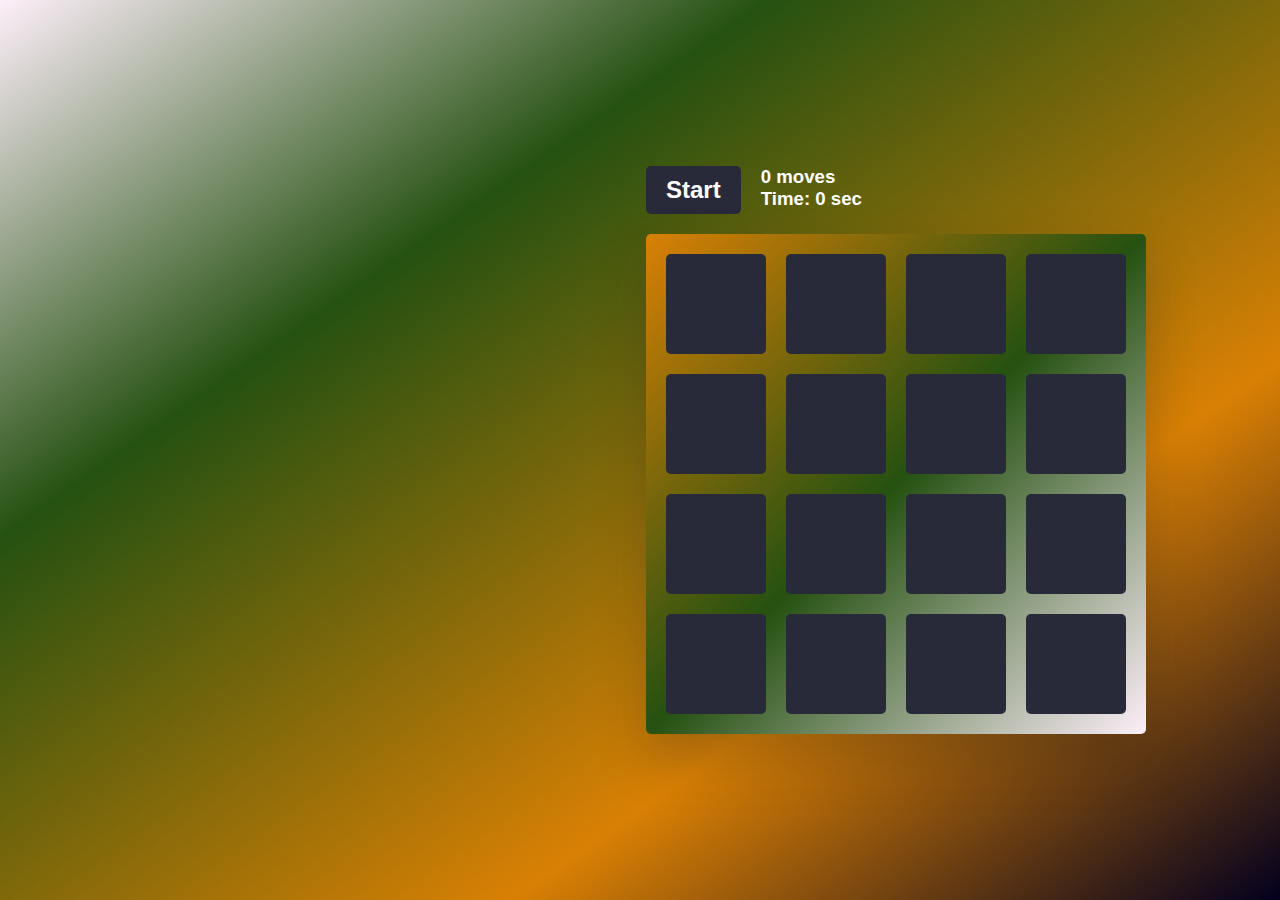
<file: index.html>
<!DOCTYPE html>
<html lang ="en">
<head>
    <meta charset="UTF-8">
    <meta http-equiv="X-UA-Compatible" content="IE=edge">
<meta name="viewport" content="width=device-width, initial-scale=1.0">
<title>Memory Game</title>
<link rel="stylesheet" href="style.css">
<script src="script.js" defer></script>
</head>
<body>
<div class="game">
    <div class="controls">
        <button>Start</button>
        <div class="stats">
            <div class="moves">0 moves</div>
            <div class="timer">Time: 0 sec</div>
        </div>
    </div>
    <div class="board-container">
        <div class="board" data-dimension="4"></div>
        <div class="win">You won!</div>
    </div>
</div>
</body>
</html>
</file>
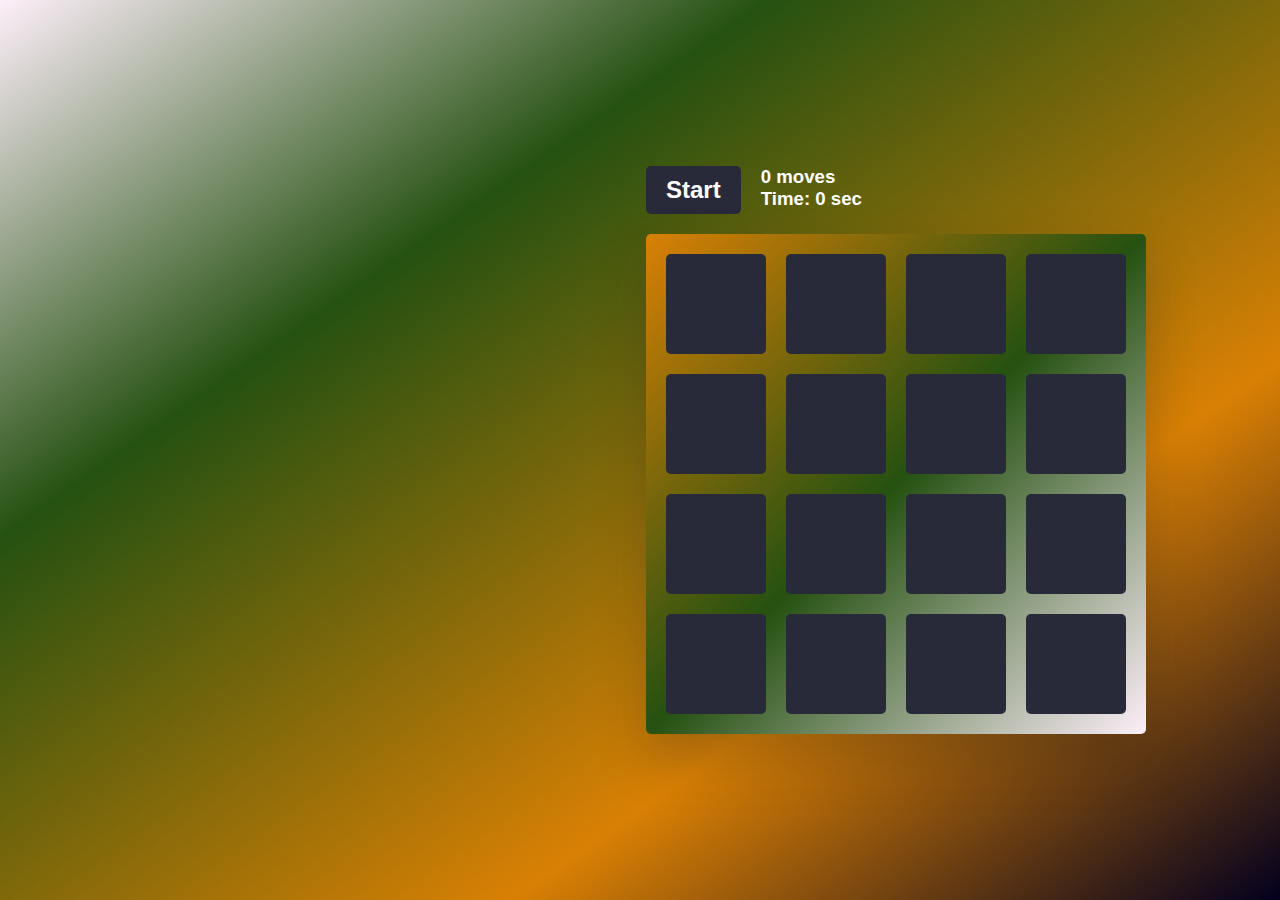
<file: Untitled-1.html>
<!DOCTYPE html>
<html lang ="en">
<head>
    <meta charset="UTF-8">
    <meta http-equiv="X-UA-Compatible" content="IE=edge">
<meta name="viewport" content="width=device-width, initial-scale=1.0">
<title>Memory Game</title>
<link rel="stylesheet" href="style.css">
<script src="script.js" defer></script>
</head>
<body>
<div class="game">
    <div class="controls">
        <button>Start</button>
        <div class="stats">
            <div class="moves">0 moves</div>
            <div class="timer">Time: 0 sec</div>
        </div>
    </div>
    <div class="board-container">
        <div class="board" data-dimension="4"></div>
        <div class="win">You won!</div>
    </div>
</div>
</body>
</html>
</file>
<file: style.css>
html {
    width: 100%;
    height: 100%;
    background: linear-gradient(325deg,  #03001e 0%,#d98004 30%,#255111 70%, #fdeff9 100%);
    font-family: Arial, Helvetica, sans-serif;
    overflow: hidden;
}
.game {
    position: absolute;
    top: 50%;
    left: 70%;
    transform: translate(-50%, -50%);
}
.controls {
    display: flex;
    gap: 20px;
    margin-bottom: 20px;
}
button {
    background: #282A3A;
    color: #FFF;
    border-radius: 5px;
    padding: 10px 20px;
    border: 0;
    cursor: pointer;
    font-family: Arial, Helvetica, sans-serif;
    font-size: 18pt;
    font-weight: bold;
    
}
button:hover {
    background-color: #d98004;
}

button:active {
    transform: scale(0.95);
}
.disabled {
    color: #757575;
}
.stats {
    color: #FFF;
    font-size: 14pt;
    font-weight: bold;
}
.board-container {
    position: relative;
}
.board,
.win {
    border-radius: 5px;
    box-shadow: 0 25px 50px rgb(33 33 33 / 25%);
    background: linear-gradient(135deg,  #03001e 0%,#d98004 0%,#255111 50%, #fdeff9 100%);
    transition: transform .6s cubic-bezier(0.4, 0.0, 0.2, 1);
    backface-visibility: hidden;
}
.board {
    padding: 20px;
    display: grid;
    grid-template-columns: repeat(4, auto);
    grid-gap: 20px;
}
.board-container.flipped .board {
    transform: rotateY(180deg) rotateZ(50deg);
}
.board-container.flipped .win {
    transform: rotateY(0) rotateZ(0);
}
.card {
    position: relative;
    width: 100px;
    height: 100px;
    cursor: pointer;
}
.card-front,
.card-back {
    position: absolute;
    border-radius: 5px;
    width: 100%;
    height: 100%;
    background: #282A3A;
    transition: transform .6s cubic-bezier(0.4, 0.0, 0.2, 1);
    backface-visibility: hidden;
}
.card-back {
    transform: rotateY(180deg) rotateZ(50deg);
    font-size: 28pt;
    user-select: none;
    text-align: center;
    line-height: 100px;
    background: #FDF8E6;
}
.card.flipped .card-front {
    transform: rotateY(180deg) rotateZ(50deg);
}
.card.flipped .card-back {
    transform: rotateY(0) rotateZ(0);
}
.win {
    position: absolute;
    top: 0;
    left: 0;
    width: 100%;
    height: 100%;
    text-align: center;
    background: #FDF8E6;
    transform: rotateY(180deg) rotateZ(50deg);
}
.win-text {
    position: absolute;
    top: 50%;
    left: 50%;
    transform: translate(-50%, -50%);
    font-size: 21pt;
    color: #282A3A;
    text-shadow: 2px 2px 4px rgba(0, 0, 0, 0.6);
}
.highlight {
    color: #d98004;
}
</file>
